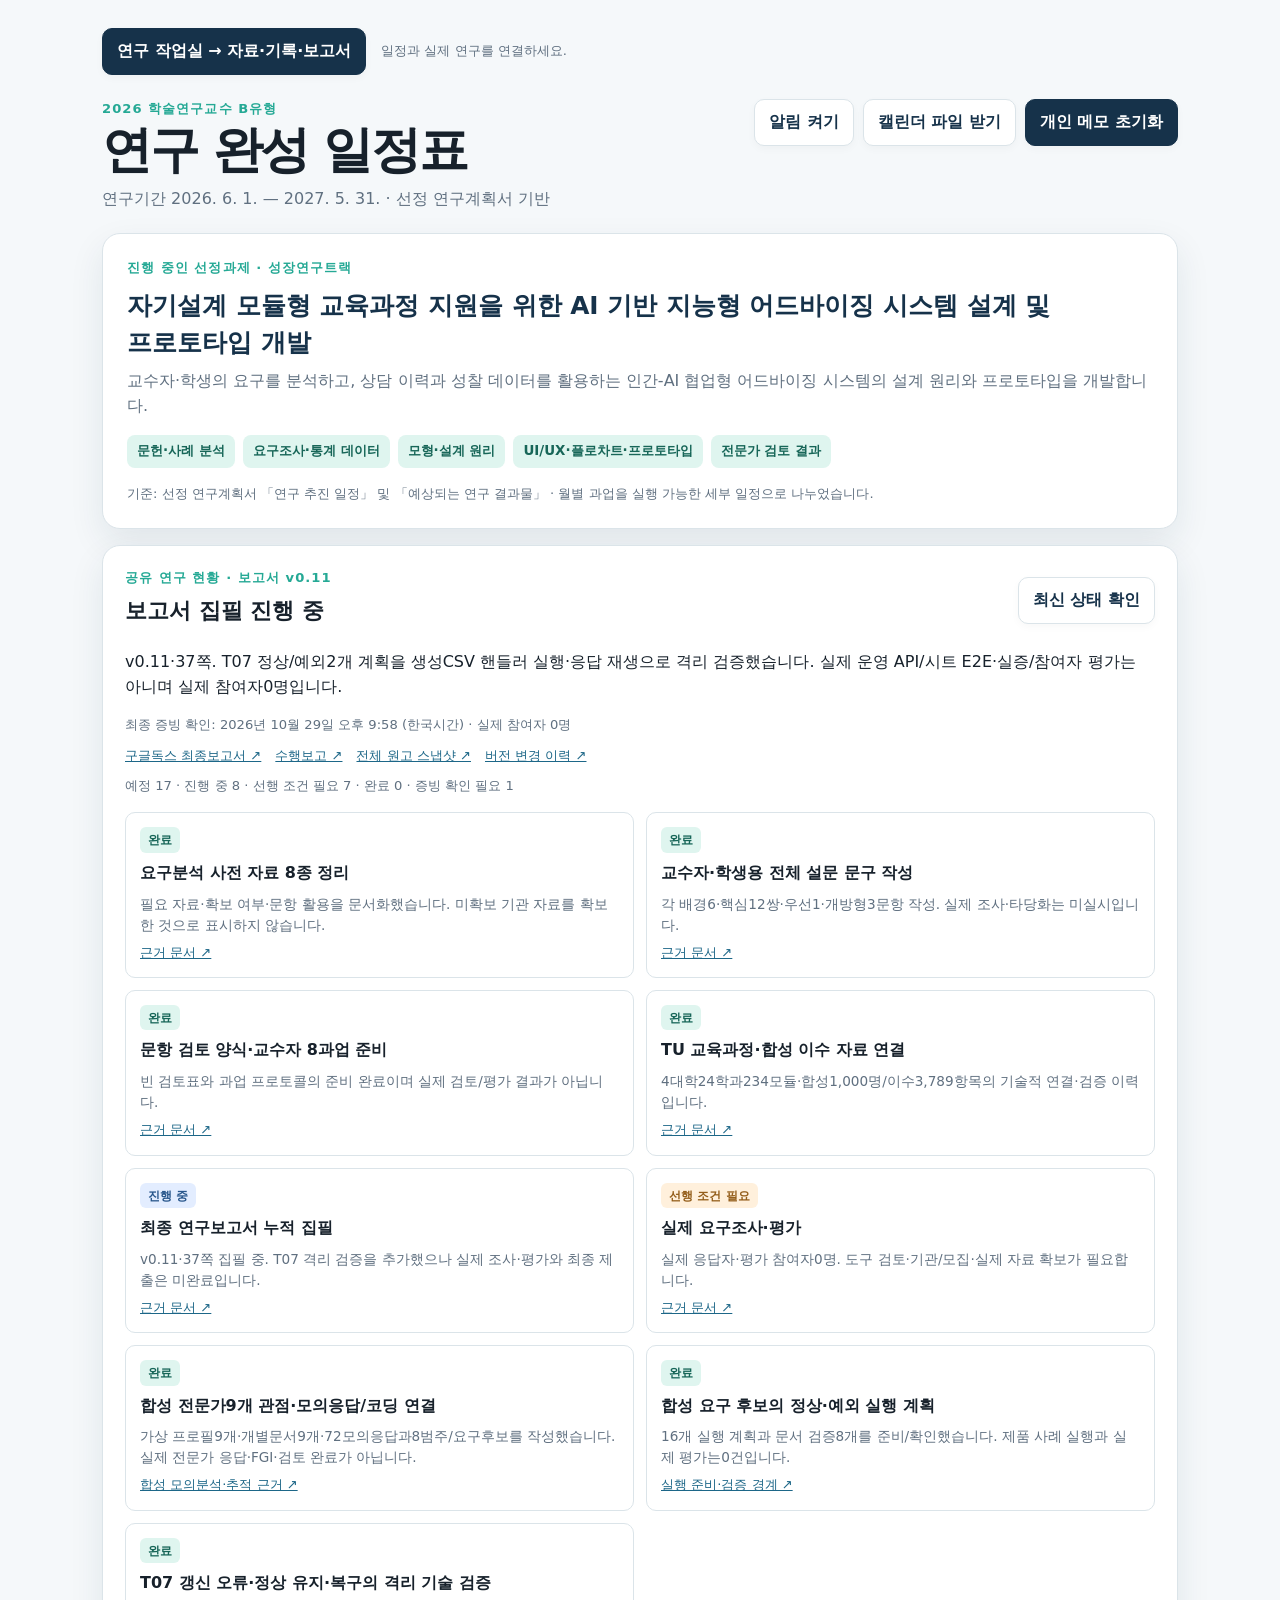
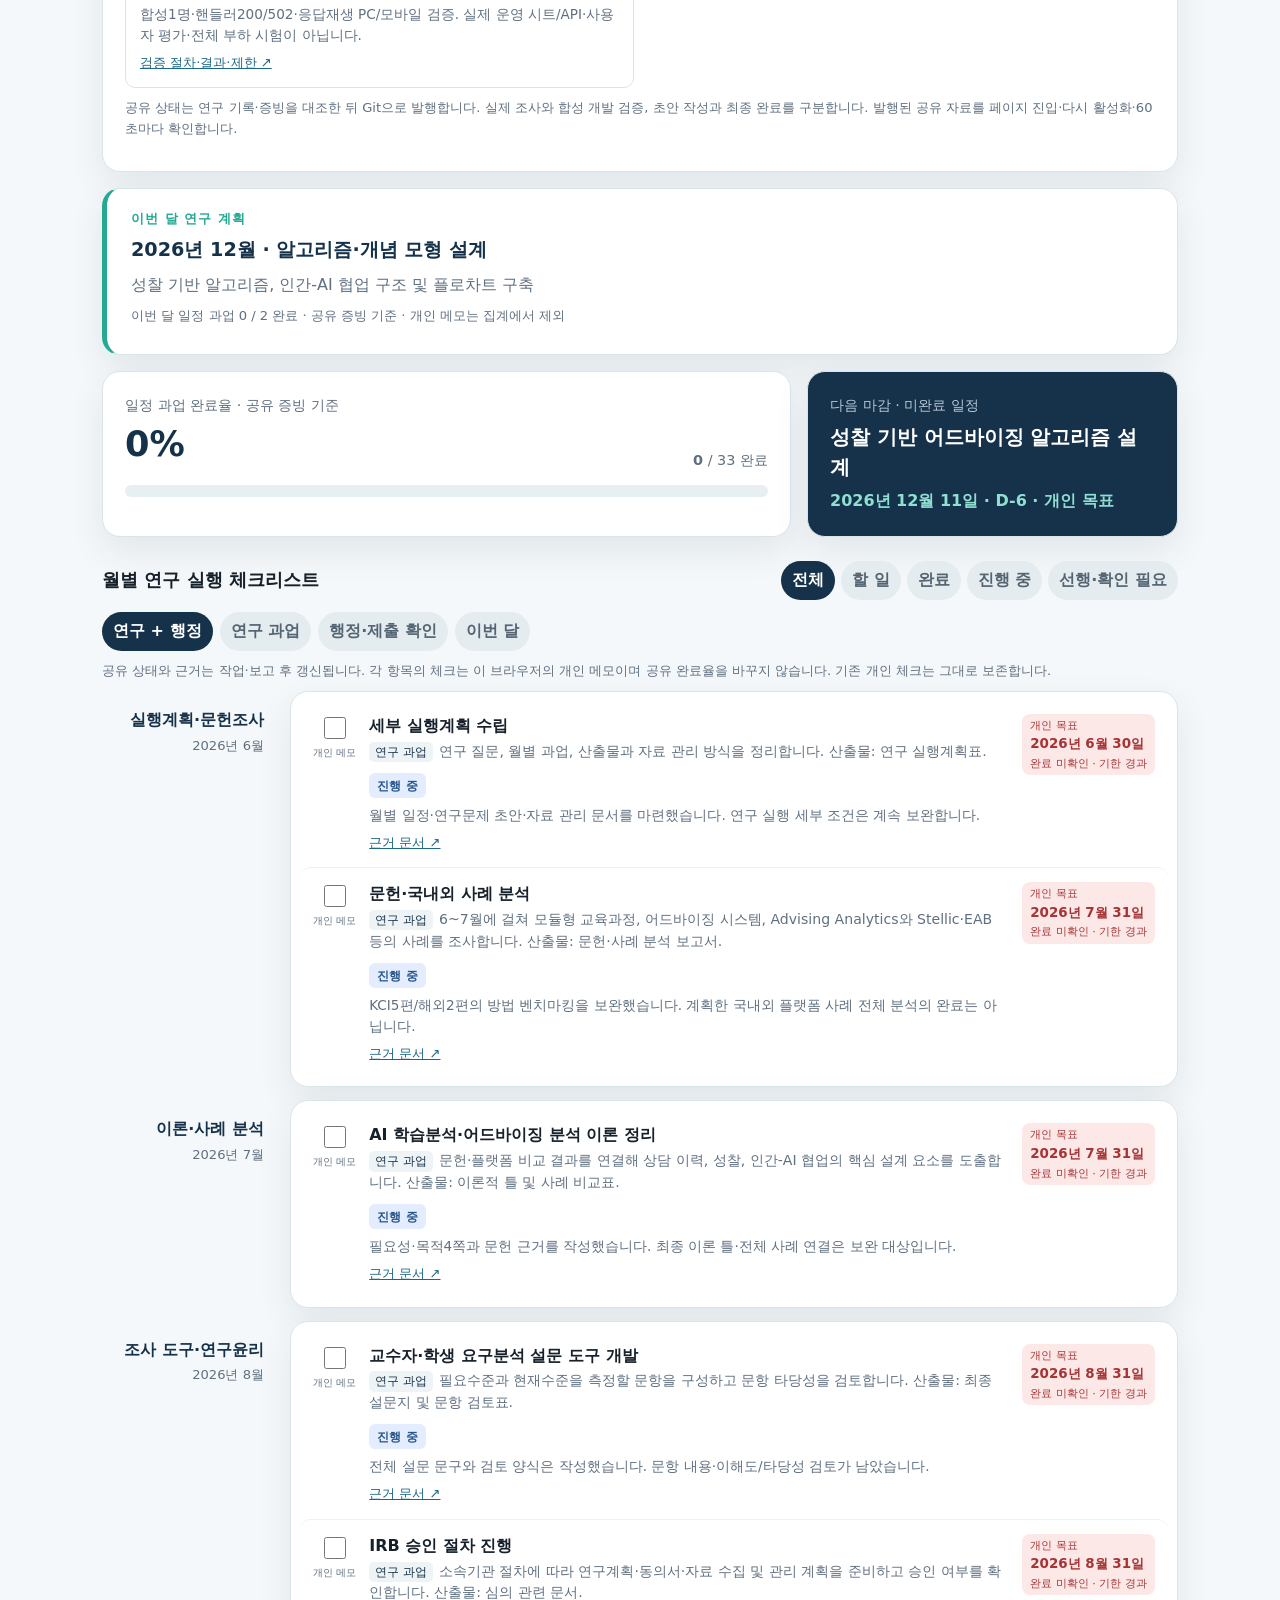
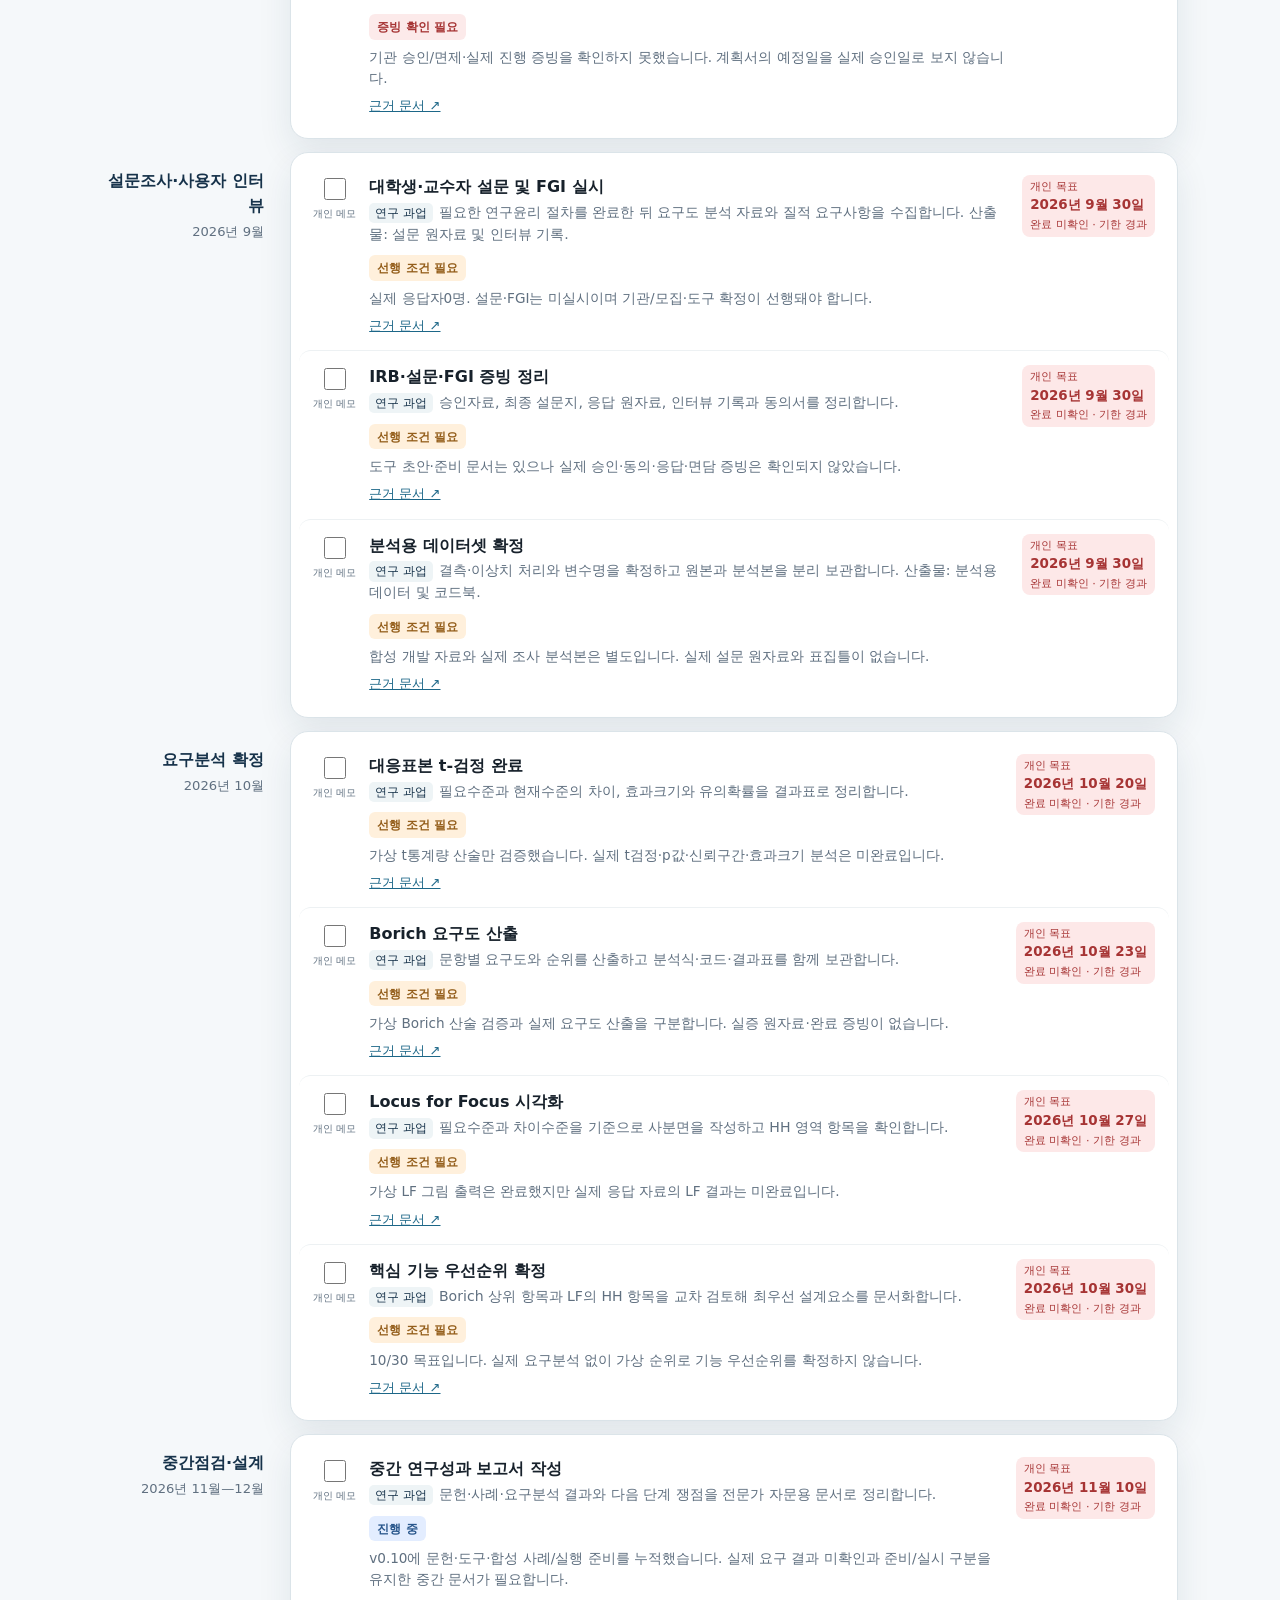
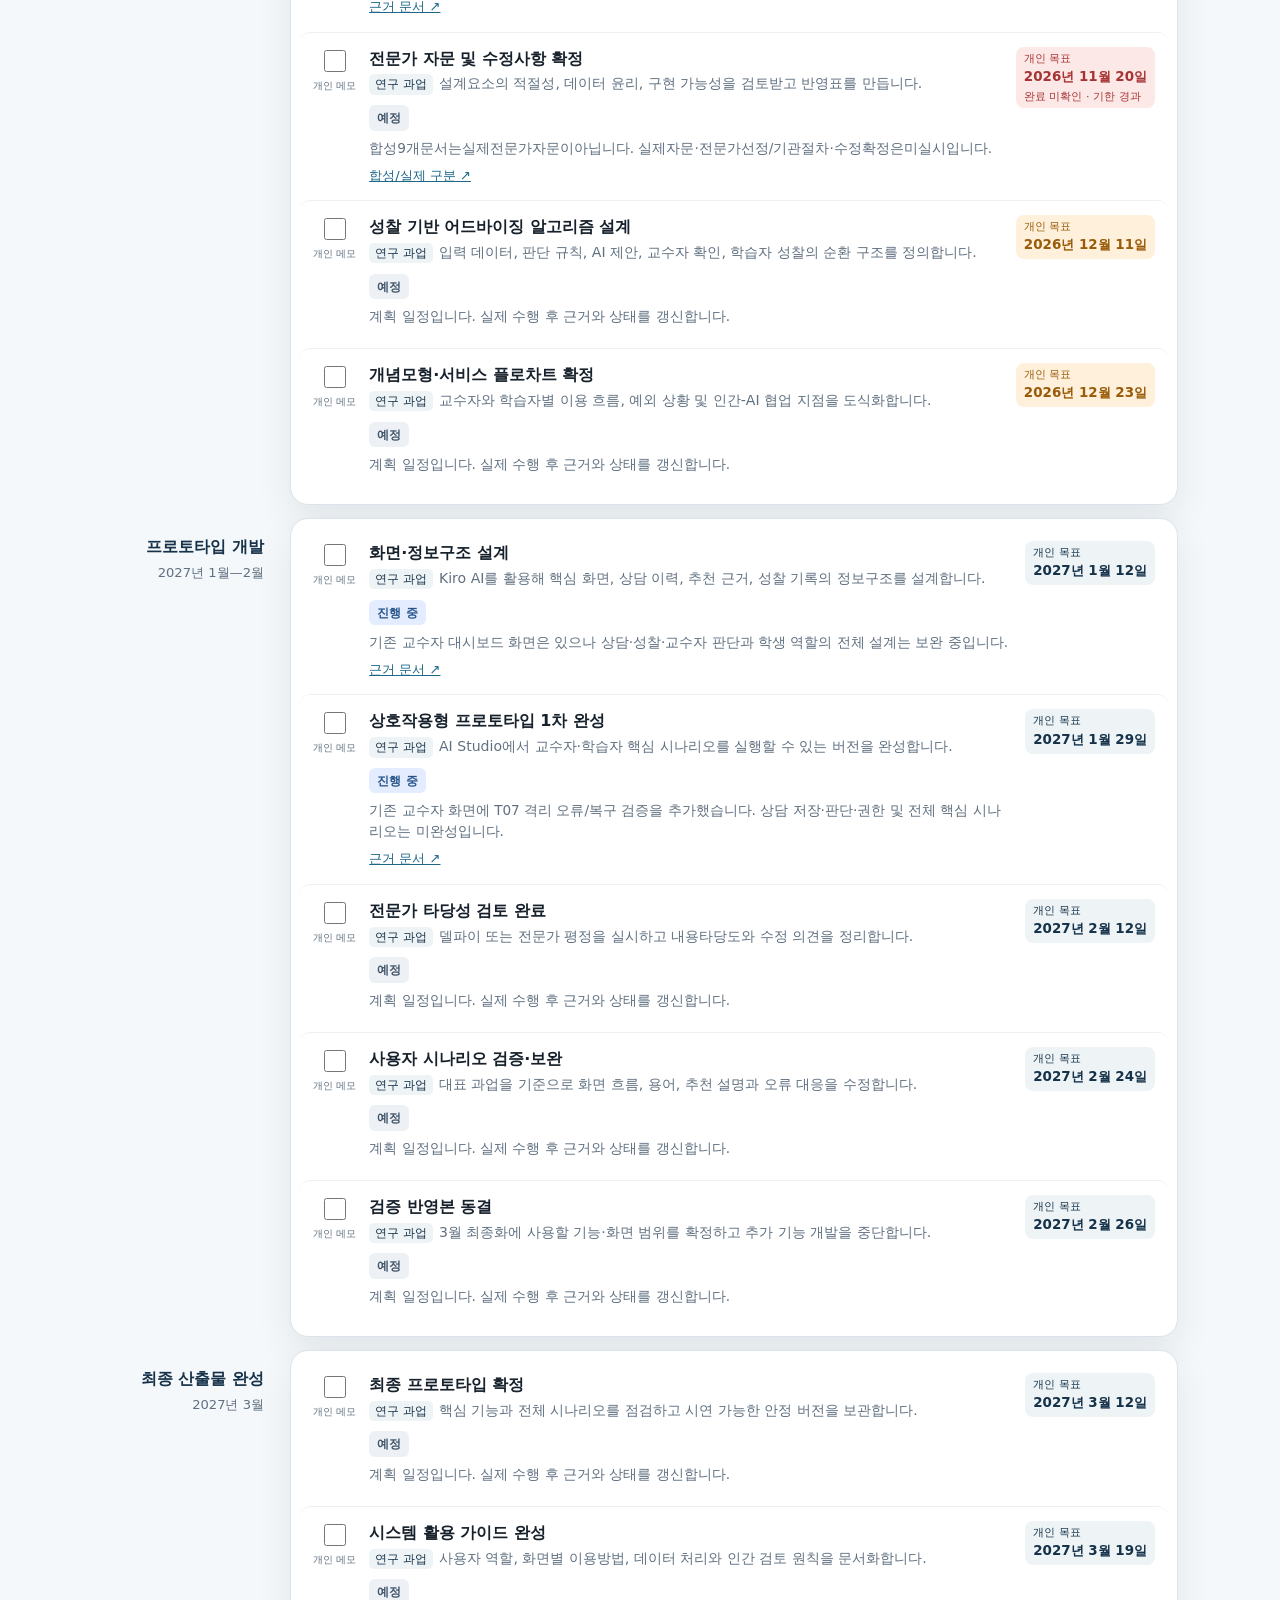
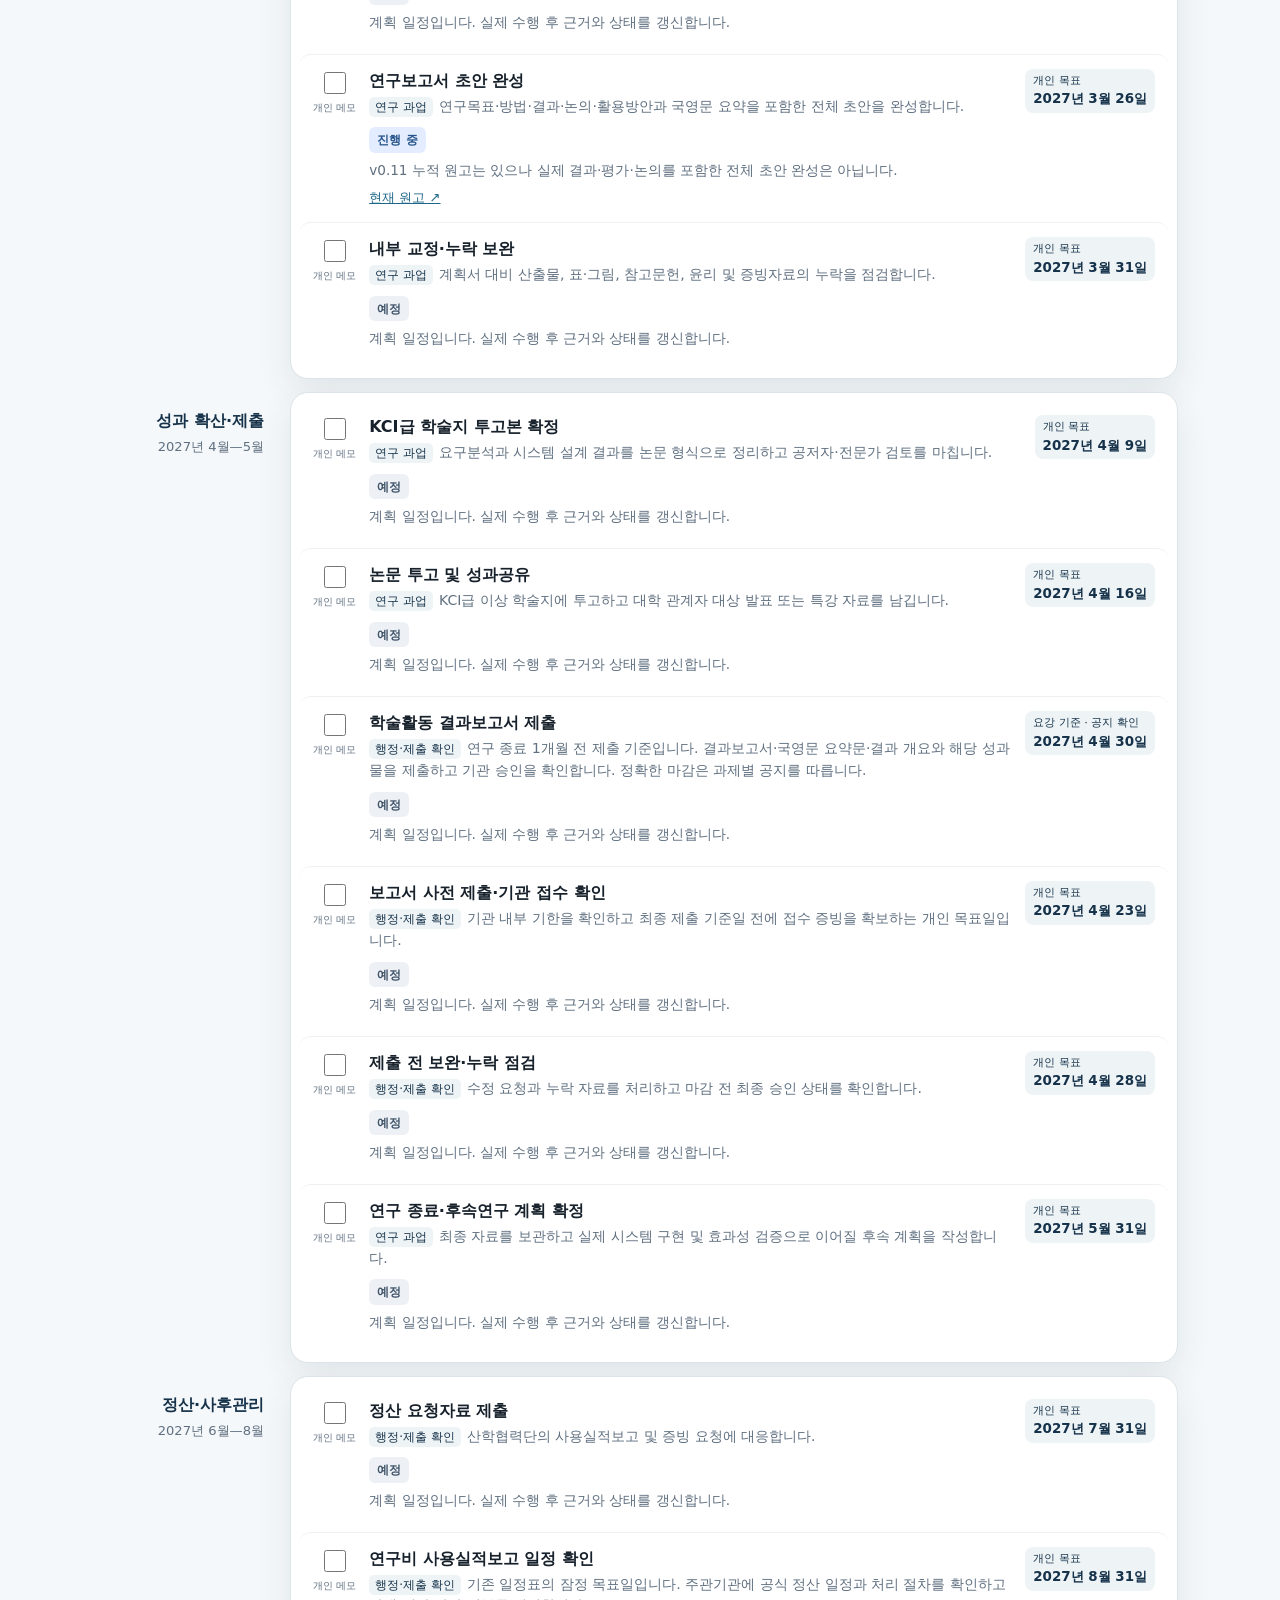
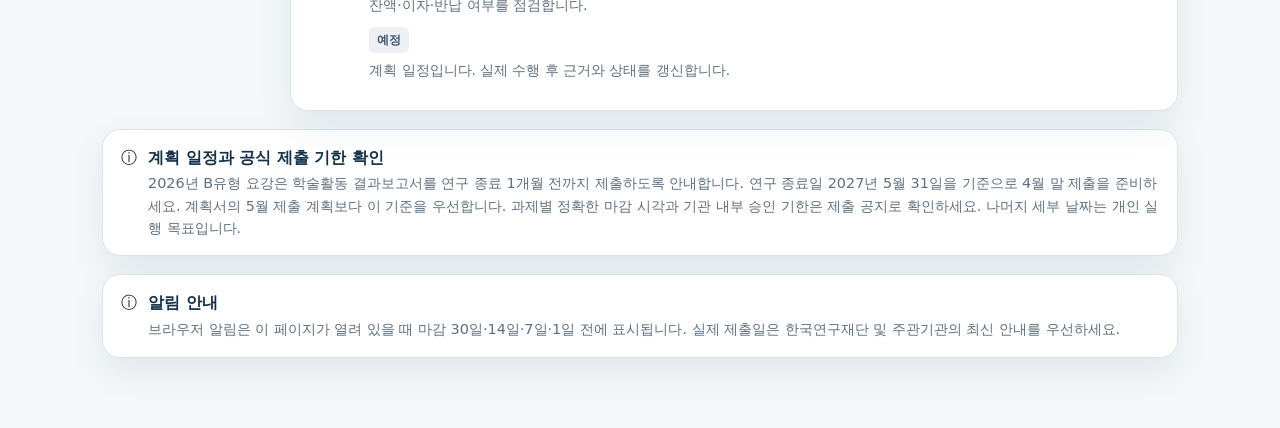
<file: index.html>
<!doctype html>
<html lang="ko">
<head>
  <meta charset="utf-8">
  <meta name="viewport" content="width=device-width,initial-scale=1">
  <title>학술연구교수 B 연구 진행표</title>
  <meta name="description" content="AI 기반 지능형 어드바이징 시스템 연구를 일정 안에 완성하기 위한 월별 실행 체크리스트">
  <link rel="icon" type="image/svg+xml" href="data:image/svg+xml,%3Csvg xmlns='http://www.w3.org/2000/svg' viewBox='0 0 64 64'%3E%3Crect width='64' height='64' rx='16' fill='%231b3a57'/%3E%3Cpath d='M18 19h28v30H18z' fill='%23fff'/%3E%3Cpath d='m23 33 6 6 13-15' fill='none' stroke='%232db9a3' stroke-width='5' stroke-linecap='round' stroke-linejoin='round'/%3E%3C/svg%3E">
  <style>
    :root{--navy:#16324a;--ink:#17212b;--muted:#607080;--paper:#f5f8fa;--white:#fff;--mint:#25a995;--mint2:#dff5ef;--amber:#eea43b;--red:#d85858;--line:#dbe4e9;--shadow:0 14px 35px rgba(20,50,75,.09)}
    *{box-sizing:border-box} body{margin:0;background:var(--paper);color:var(--ink);font-family:Pretendard,"Noto Sans KR",system-ui,sans-serif;font-size:16px;line-height:1.55}
    button{font:inherit} .wrap{max-width:1120px;margin:auto;padding:28px 22px 70px}.top{display:flex;justify-content:space-between;align-items:flex-start;gap:20px;margin-bottom:22px}.eyebrow{font-size:.82rem;font-weight:800;color:var(--mint);letter-spacing:.08em}h1{font-size:clamp(1.8rem,4vw,3.1rem);line-height:1.12;margin:.25rem 0 .5rem;letter-spacing:-.045em}.sub{color:var(--muted);margin:0}.controls{display:flex;flex-wrap:wrap;gap:9px;justify-content:flex-end}.btn{border:1px solid var(--line);background:var(--white);color:var(--navy);padding:10px 14px;border-radius:10px;font-weight:750;cursor:pointer;box-shadow:0 3px 8px rgba(0,0,0,.03)}.btn.primary{background:var(--navy);color:#fff;border-color:var(--navy)}.btn:hover{transform:translateY(-1px)}
    .dashboard{display:grid;grid-template-columns:1.3fr .7fr;gap:16px;margin-bottom:18px}.card{background:var(--white);border:1px solid var(--line);border-radius:18px;box-shadow:var(--shadow)}.status{padding:22px}.status-row{display:flex;justify-content:space-between;align-items:flex-end;gap:16px}.label{color:var(--muted);font-size:.9rem}.big{font-size:2.2rem;font-weight:850;color:var(--navy)}.bar{height:12px;background:#e8eff2;border-radius:99px;overflow:hidden;margin-top:14px}.bar>i{display:block;height:100%;background:linear-gradient(90deg,var(--mint),#53c9b8);width:0;transition:.3s}.next{padding:22px;background:var(--navy);color:#fff}.next .label{color:#b8c8d6}.next strong{display:block;font-size:1.22rem;margin:6px 0}.next time{color:#8fe0d2;font-weight:750}
    .toolbar{display:flex;justify-content:space-between;align-items:center;gap:12px;margin:24px 0 12px}.toolbar h2{font-size:1.15rem;margin:0}.filters{display:flex;gap:6px;flex-wrap:wrap}.filter{border:0;background:#e5ecef;color:#536473;padding:7px 11px;border-radius:999px;font-weight:700;cursor:pointer}.filter.active{background:var(--navy);color:#fff}
    .timeline{position:relative}.phase{display:grid;grid-template-columns:170px 1fr;gap:18px;margin-bottom:13px}.phase-meta{padding:17px 8px 0 0;text-align:right}.phase-meta h3{font-size:1rem;margin:0;color:var(--navy)}.phase-meta span{font-size:.82rem;color:var(--muted)}.items{padding:8px}.item{display:grid;grid-template-columns:auto 1fr auto;gap:13px;align-items:start;padding:14px;border-radius:12px}.item:hover{background:#f7fafb}.item+.item{border-top:1px solid #edf1f3}.check{width:22px;height:22px;accent-color:var(--mint);margin-top:3px}.item-title{font-weight:780}.item-desc{font-size:.88rem;color:var(--muted);margin-top:2px}.due{font-size:.84rem;font-weight:750;color:var(--navy);white-space:nowrap;padding:3px 8px;border-radius:8px;background:#eef4f6}.due.urgent{background:#fff0dc;color:#995b09}.due.overdue{background:#fde8e8;color:#a63434}.item.done .item-title{text-decoration:line-through;color:#84919b}.item.done .item-desc{opacity:.65}.empty{padding:40px;text-align:center;color:var(--muted);display:none}
    .notice{margin-top:18px;padding:16px 18px;display:flex;gap:11px;align-items:flex-start}.notice b{color:var(--navy)}.notice p{margin:2px 0 0;color:var(--muted);font-size:.9rem}
    .project{padding:24px;margin-bottom:16px}.project h2{font-size:clamp(1.15rem,2.4vw,1.55rem);line-height:1.5;margin:8px 0;color:var(--navy);word-break:keep-all}.project p,.focus p{color:var(--muted);margin:8px 0}.outputs{display:flex;gap:8px;flex-wrap:wrap;margin:16px 0}.outputs span{padding:6px 10px;background:var(--mint2);color:#176658;border-radius:8px;font-size:.84rem;font-weight:700}.source{font-size:.82rem;color:var(--muted);margin:10px 0}.project .source{margin-bottom:0}.focus{padding:20px 24px;margin-bottom:16px;border-left:5px solid var(--mint)}.focus h2{font-size:1.2rem;color:var(--navy);margin:6px 0}.scope-filters{display:flex;gap:7px;flex-wrap:wrap}.kind{display:inline-block;font-size:.74rem;padding:1px 6px;background:#eef4f6;color:var(--navy);border-radius:5px;margin-right:6px}.due small{display:block;font-size:.7rem;font-weight:500}.filter:focus-visible,.btn:focus-visible,.check:focus-visible{outline:3px solid var(--mint);outline-offset:3px}
    @media(max-width:760px){.top{display:block}.controls{justify-content:flex-start;margin-top:16px}.dashboard{grid-template-columns:1fr}.phase{grid-template-columns:1fr}.phase-meta{text-align:left;padding:18px 12px 0}.item{grid-template-columns:auto 1fr}.due{grid-column:2;justify-self:start}.wrap{padding:20px 14px 50px}}
    .sync-card{padding:22px;margin-bottom:16px;overflow-wrap:anywhere}.sync-card h2{font-size:1.35rem;margin:6px 0}.shared-heading{display:flex;justify-content:space-between;align-items:center;gap:16px}.deliverables{display:grid;grid-template-columns:repeat(2,minmax(0,1fr));gap:12px;margin-top:16px}.deliverables article{padding:14px;border:1px solid var(--line);border-radius:10px}.deliverables h3{font-size:1rem;margin:8px 0}.deliverables p,.task-progress p{font-size:.85rem;color:var(--muted);margin:7px 0}.progress-tag{display:inline-block;font-size:.78rem;font-weight:750;padding:3px 8px;border-radius:6px;background:#edf1f5;color:#41546a}.progress-tag.complete{background:var(--mint2);color:#176658}.progress-tag.in_progress{background:#e3edff;color:#28568b}.progress-tag.blocked{background:#fff0dc;color:#945e1b}.progress-tag.unverified{background:#fceaea;color:#a63434}.evidence-links{display:flex;gap:8px 14px;flex-wrap:wrap;font-size:.82rem}.evidence-links a{color:#1d6788}.task-progress{margin-top:10px}.private-check{display:flex;flex-direction:column;align-items:center;gap:3px}.private-check small{font-size:10px;white-space:nowrap;color:var(--muted)}.sync-error{color:#a63434}@media(max-width:760px){.deliverables{grid-template-columns:1fr}.shared-heading{align-items:flex-start;flex-direction:column}}
  </style>
</head>
<body><main class="wrap">
  <nav style="display:flex;gap:15px;align-items:center;flex-wrap:wrap;margin-bottom:24px" aria-label="프로젝트"><a class="btn primary" style="text-decoration:none" href="research.html">연구 작업실 → 자료·기록·보고서</a><span class="source">일정과 실제 연구를 연결하세요.</span></nav>
  <header class="top"><div><div class="eyebrow">2026 학술연구교수 B유형</div><h1>연구 완성 일정표</h1><p class="sub">연구기간 2026. 6. 1. — 2027. 5. 31. · 선정 연구계획서 기반</p></div><div class="controls"><button class="btn" id="notify">알림 켜기</button><button class="btn" id="ics">캘린더 파일 받기</button><button class="btn primary" id="reset">개인 메모 초기화</button></div></header>
  <section class="card project"><div class="eyebrow">진행 중인 선정과제 · 성장연구트랙</div><h2>자기설계 모듈형 교육과정 지원을 위한 AI 기반 지능형 어드바이징 시스템 설계 및 프로토타입 개발</h2><p>교수자·학생의 요구를 분석하고, 상담 이력과 성찰 데이터를 활용하는 인간-AI 협업형 어드바이징 시스템의 설계 원리와 프로토타입을 개발합니다.</p><div class="outputs"><span>문헌·사례 분석</span><span>요구조사·통계 데이터</span><span>모형·설계 원리</span><span>UI/UX·플로차트·프로토타입</span><span>전문가 검토 결과</span></div><p class="source">기준: 선정 연구계획서 「연구 추진 일정」 및 「예상되는 연구 결과물」 · 월별 과업을 실행 가능한 세부 일정으로 나누었습니다.</p></section>
  <section class="card sync-card" id="sharedProgress" aria-label="공유 연구 현황"><h2>공유 연구 현황</h2><p>최신 원고와 증빙 상태를 확인하고 있습니다.</p></section>
  <section class="card focus" aria-labelledby="focusHeading"><div class="eyebrow" id="focusHeading">이번 달 연구 계획</div><h2 id="focusTitle"></h2><p id="focusDesc"></p><p class="source" id="focusProgress" aria-live="polite"></p></section>
  <section class="dashboard"><div class="card status"><div class="status-row"><div><div class="label">일정 과업 완료율 · 공유 증빙 기준</div><div class="big"><span id="pct">0</span>%</div></div><div class="label"><b id="done">0</b> / <span id="total">0</span> 완료</div></div><div class="bar"><i id="fill"></i></div></div><div class="card next"><div class="label">다음 마감 · 미완료 일정</div><strong id="nextTitle">일정 확인 중</strong><time id="nextDate"></time></div></section>
  <div class="toolbar"><h2>월별 연구 실행 체크리스트</h2><div class="filters"><button class="filter active" data-filter="all">전체</button><button class="filter" data-filter="pending">할 일</button><button class="filter" data-filter="done">완료</button><button class="filter" data-filter="in_progress">진행 중</button><button class="filter" data-filter="blocked">선행·확인 필요</button></div></div>
  <div class="scope-filters" role="group" aria-label="일정 구분"><button class="filter scope active" data-scope="all">연구 + 행정</button><button class="filter scope" data-scope="research">연구 과업</button><button class="filter scope" data-scope="admin">행정·제출 확인</button><button class="filter scope" data-scope="month">이번 달</button></div>
  <p class="source">공유 상태와 근거는 작업·보고 후 갱신됩니다. 각 항목의 체크는 이 브라우저의 개인 메모이며 공유 완료율을 바꾸지 않습니다. 기존 개인 체크는 그대로 보존합니다.</p>
  <section class="timeline" id="timeline"></section><div class="card empty" id="empty">해당하는 항목이 없습니다.</div>
  <aside class="card notice"><span>ⓘ</span><div><b>계획 일정과 공식 제출 기한 확인</b><p>2026년 B유형 요강은 학술활동 결과보고서를 연구 종료 1개월 전까지 제출하도록 안내합니다. 연구 종료일 2027년 5월 31일을 기준으로 4월 말 제출을 준비하세요. 계획서의 5월 제출 계획보다 이 기준을 우선합니다. 과제별 정확한 마감 시각과 기관 내부 승인 기한은 제출 공지로 확인하세요. 나머지 세부 날짜는 개인 실행 목표입니다.</p></div></aside>
  <aside class="card notice"><span>ⓘ</span><div><b>알림 안내</b><p>브라우저 알림은 이 페이지가 열려 있을 때 마감 30일·14일·7일·1일 전에 표시됩니다. 실제 제출일은 한국연구재단 및 주관기관의 최신 안내를 우선하세요.</p></div></aside>
</main>
<script src="schedule-progress.js"></script>
<script>
const phases=[
 {title:'실행계획·문헌조사',range:'2026년 6월',items:[
  {id:'r06a',title:'세부 실행계획 수립',desc:'연구 질문, 월별 과업, 산출물과 자료 관리 방식을 정리합니다. 산출물: 연구 실행계획표.',date:'2026-06-30'},
  {id:'a1',title:'문헌·국내외 사례 분석',desc:'6~7월에 걸쳐 모듈형 교육과정, 어드바이징 시스템, Advising Analytics와 Stellic·EAB 등의 사례를 조사합니다. 산출물: 문헌·사례 분석 보고서.',date:'2026-07-31'}]},
 {title:'이론·사례 분석',range:'2026년 7월',items:[
  {id:'r07a',title:'AI 학습분석·어드바이징 분석 이론 정리',desc:'문헌·플랫폼 비교 결과를 연결해 상담 이력, 성찰, 인간-AI 협업의 핵심 설계 요소를 도출합니다. 산출물: 이론적 틀 및 사례 비교표.',date:'2026-07-31'}]},
 {title:'조사 도구·연구윤리',range:'2026년 8월',items:[
  {id:'r08a',title:'교수자·학생 요구분석 설문 도구 개발',desc:'필요수준과 현재수준을 측정할 문항을 구성하고 문항 타당성을 검토합니다. 산출물: 최종 설문지 및 문항 검토표.',date:'2026-08-31'},
  {id:'r08b',title:'IRB 승인 절차 진행',desc:'소속기관 절차에 따라 연구계획·동의서·자료 수집 및 관리 계획을 준비하고 승인 여부를 확인합니다. 산출물: 심의 관련 문서.',date:'2026-08-31',key:true}]},
 {title:'설문조사·사용자 인터뷰',range:'2026년 9월',items:[
  {id:'r09a',title:'대학생·교수자 설문 및 FGI 실시',desc:'필요한 연구윤리 절차를 완료한 뒤 요구도 분석 자료와 질적 요구사항을 수집합니다. 산출물: 설문 원자료 및 인터뷰 기록.',date:'2026-09-30'},
  {id:'a2',title:'IRB·설문·FGI 증빙 정리',desc:'승인자료, 최종 설문지, 응답 원자료, 인터뷰 기록과 동의서를 정리합니다.',date:'2026-09-30'},
  {id:'a3',title:'분석용 데이터셋 확정',desc:'결측·이상치 처리와 변수명을 확정하고 원본과 분석본을 분리 보관합니다. 산출물: 분석용 데이터 및 코드북.',date:'2026-09-30',key:true}]},
 {title:'요구분석 확정',range:'2026년 10월',items:[
  {id:'b1',title:'대응표본 t-검정 완료',desc:'필요수준과 현재수준의 차이, 효과크기와 유의확률을 결과표로 정리합니다.',date:'2026-10-20'},
  {id:'b2',title:'Borich 요구도 산출',desc:'문항별 요구도와 순위를 산출하고 분석식·코드·결과표를 함께 보관합니다.',date:'2026-10-23'},
  {id:'b3',title:'Locus for Focus 시각화',desc:'필요수준과 차이수준을 기준으로 사분면을 작성하고 HH 영역 항목을 확인합니다.',date:'2026-10-27'},
  {id:'b4',title:'핵심 기능 우선순위 확정',desc:'Borich 상위 항목과 LF의 HH 항목을 교차 검토해 최우선 설계요소를 문서화합니다.',date:'2026-10-30',key:true}]},
 {title:'중간점검·설계',range:'2026년 11월—12월',items:[
  {id:'c1',title:'중간 연구성과 보고서 작성',desc:'문헌·사례·요구분석 결과와 다음 단계 쟁점을 전문가 자문용 문서로 정리합니다.',date:'2026-11-10'},
  {id:'c2',title:'전문가 자문 및 수정사항 확정',desc:'설계요소의 적절성, 데이터 윤리, 구현 가능성을 검토받고 반영표를 만듭니다.',date:'2026-11-20',key:true},
  {id:'c3',title:'성찰 기반 어드바이징 알고리즘 설계',desc:'입력 데이터, 판단 규칙, AI 제안, 교수자 확인, 학습자 성찰의 순환 구조를 정의합니다.',date:'2026-12-11'},
  {id:'c4',title:'개념모형·서비스 플로차트 확정',desc:'교수자와 학습자별 이용 흐름, 예외 상황 및 인간-AI 협업 지점을 도식화합니다.',date:'2026-12-23',key:true}]},
 {title:'프로토타입 개발',range:'2027년 1월—2월',items:[
  {id:'d1',title:'화면·정보구조 설계',desc:'Kiro AI를 활용해 핵심 화면, 상담 이력, 추천 근거, 성찰 기록의 정보구조를 설계합니다.',date:'2027-01-12'},
  {id:'d2',title:'상호작용형 프로토타입 1차 완성',desc:'AI Studio에서 교수자·학습자 핵심 시나리오를 실행할 수 있는 버전을 완성합니다.',date:'2027-01-29',key:true},
  {id:'d3',title:'전문가 타당성 검토 완료',desc:'델파이 또는 전문가 평정을 실시하고 내용타당도와 수정 의견을 정리합니다.',date:'2027-02-12'},
  {id:'d4',title:'사용자 시나리오 검증·보완',desc:'대표 과업을 기준으로 화면 흐름, 용어, 추천 설명과 오류 대응을 수정합니다.',date:'2027-02-24'},
  {id:'d5',title:'검증 반영본 동결',desc:'3월 최종화에 사용할 기능·화면 범위를 확정하고 추가 기능 개발을 중단합니다.',date:'2027-02-26',key:true}]},
 {title:'최종 산출물 완성',range:'2027년 3월',items:[
  {id:'e1',title:'최종 프로토타입 확정',desc:'핵심 기능과 전체 시나리오를 점검하고 시연 가능한 안정 버전을 보관합니다.',date:'2027-03-12',key:true},
  {id:'e2',title:'시스템 활용 가이드 완성',desc:'사용자 역할, 화면별 이용방법, 데이터 처리와 인간 검토 원칙을 문서화합니다.',date:'2027-03-19'},
  {id:'e3',title:'연구보고서 초안 완성',desc:'연구목표·방법·결과·논의·활용방안과 국영문 요약을 포함한 전체 초안을 완성합니다.',date:'2027-03-26',key:true},
  {id:'e4',title:'내부 교정·누락 보완',desc:'계획서 대비 산출물, 표·그림, 참고문헌, 윤리 및 증빙자료의 누락을 점검합니다.',date:'2027-03-31'}]},
 {title:'성과 확산·제출',range:'2027년 4월—5월',items:[
  {id:'f1',title:'KCI급 학술지 투고본 확정',desc:'요구분석과 시스템 설계 결과를 논문 형식으로 정리하고 공저자·전문가 검토를 마칩니다.',date:'2027-04-09'},
  {id:'f2',title:'논문 투고 및 성과공유',desc:'KCI급 이상 학술지에 투고하고 대학 관계자 대상 발표 또는 특강 자료를 남깁니다.',date:'2027-04-16',key:true},
  {id:'f3',title:'학술활동 결과보고서 제출',desc:'연구 종료 1개월 전 제출 기준입니다. 결과보고서·국영문 요약문·결과 개요와 해당 성과물을 제출하고 기관 승인을 확인합니다. 정확한 마감은 과제별 공지를 따릅니다.',official:true,date:'2027-04-30',key:true},
  {id:'f4',title:'보고서 사전 제출·기관 접수 확인',desc:'기관 내부 기한을 확인하고 최종 제출 기준일 전에 접수 증빙을 확보하는 개인 목표일입니다.',date:'2027-04-23'},
  {id:'f5',title:'제출 전 보완·누락 점검',desc:'수정 요청과 누락 자료를 처리하고 마감 전 최종 승인 상태를 확인합니다.',date:'2027-04-28'},
  {id:'f6',title:'연구 종료·후속연구 계획 확정',desc:'최종 자료를 보관하고 실제 시스템 구현 및 효과성 검증으로 이어질 후속 계획을 작성합니다.',date:'2027-05-31',key:true}]},
 {title:'정산·사후관리',range:'2027년 6월—8월',items:[
  {id:'g1',title:'정산 요청자료 제출',desc:'산학협력단의 사용실적보고 및 증빙 요청에 대응합니다.',date:'2027-07-31'},
  {id:'g2',title:'연구비 사용실적보고 일정 확인',desc:'기존 일정표의 잠정 목표일입니다. 주관기관에 공식 정산 일정과 처리 절차를 확인하고 잔액·이자·반납 여부를 점검합니다.',date:'2027-08-31',key:true}]}
];
phases.forEach(p=>p.items.forEach(i=>{i.kind=p.title==='정산·사후관리'||['f3','f4','f5'].includes(i.id)?'admin':'research'}));
const flat=phases.flatMap(p=>p.items), storeKey='nrf-b-2026-checks'; let state;try{state=JSON.parse(localStorage.getItem(storeKey)||'{}')||{}}catch{state={}}let filter='all', scope='all';
const monthKey=()=>new Intl.DateTimeFormat('sv-SE',{timeZone:'Asia/Seoul',year:'numeric',month:'2-digit'}).format(new Date());
function matchesScope(i){return scope==='all'||(scope==='month'?i.date.slice(0,7)===monthKey():i.kind===scope)}
const monthlyFocus={
 '2026-06':['실행계획·문헌조사','연구 실행계획 수립 및 국내외 모듈형 교육과정·어드바이징 문헌 조사'],
 '2026-07':['이론·사례 분석','AI 학습분석·Advising Analytics 이론 고찰과 국내외 플랫폼 사례 비교'],
 '2026-08':['조사 준비','설문 도구 개발, 문항 타당성 검토 및 IRB 승인 절차'],
 '2026-09':['설문·FGI 자료 수집','대학생·교수자 설문과 사용자 인터뷰, 분석용 자료 정리'],
 '2026-10':['요구분석과 핵심 기능 선정','대응표본 t-검정 → Borich 요구도 → Locus for Focus 시각화 → 핵심 기능 우선순위 확정'],
 '2026-11':['중간 연구 점검·전문가 자문','문헌·사례·요구분석 결과를 정리하고 전문가 의견 수렴'],
 '2026-12':['알고리즘·개념 모형 설계','성찰 기반 알고리즘, 인간-AI 협업 구조 및 플로차트 구축'],
 '2027-01':['화면·대시보드 설계','Kiro·AI Studio를 활용한 인터페이스 및 협업형 상담 대시보드 설계'],
 '2027-02':['전문가 타당성 검토·보완','프로토타입 전문가 검토 및 사용자 시나리오·화면 수정'],
 '2027-03':['프로토타입 최종안·보고서 초안','최종 프로토타입 확정, 활용 가이드라인 및 연구보고서 초안 작성'],
 '2027-04':['논문 투고·성과 확산','KCI급 이상 학술지 투고, 대학 관계자 성과 공유 및 보고서 준비'],
 '2027-05':['최종 보고·후속 연구 계획','공식 기한에 맞춘 최종 보고와 실제 구현·효과성 검증 후속 연구 계획']
};
const fmt=d=>new Intl.DateTimeFormat('ko-KR',{timeZone:'Asia/Seoul',year:'numeric',month:'short',day:'numeric'}).format(new Date(d+'T00:00:00+09:00'));
const todayKey=()=>new Intl.DateTimeFormat('sv-SE',{timeZone:'Asia/Seoul',year:'numeric',month:'2-digit',day:'2-digit'}).format(new Date());
function dayDiff(d){return Math.round((Date.parse(d+'T00:00:00Z')-Date.parse(todayKey()+'T00:00:00Z'))/86400000)}
function isDone(i){return ScheduleProgress.status(i.id)==='complete'}
function matchesFilter(i){const s=ScheduleProgress.status(i.id);return filter==='all'||(filter==='done'&&isDone(i))||(filter==='pending'&&!isDone(i))||(filter==='in_progress'&&s==='in_progress')||(filter==='blocked'&&['blocked','unverified'].includes(s))}
function render(){
  const root=document.querySelector('#timeline');root.innerHTML='';let shown=0;
  phases.forEach(p=>{const its=p.items.filter(i=>matchesScope(i)&&matchesFilter(i));if(!its.length)return;shown+=its.length;
    const s=document.createElement('article');s.className='phase';s.innerHTML=`<div class="phase-meta"><h3>${p.title}</h3><span>${p.range}</span></div><div class="card items">${its.map(i=>{const dd=dayDiff(i.date),done=isDone(i),cls=dd<0?'overdue':dd<=30?'urgent':'';return `<div class="item ${done?'done':''}"><label class="private-check"><input class="check" type="checkbox" data-id="${i.id}" ${state[i.id]?'checked':''} aria-label="개인 완료 메모: ${i.title}"><small>개인 메모</small></label><div><div class="item-title">${i.title}</div><div class="item-desc"><span class="kind">${i.kind==='admin'?'행정·제출 확인':'연구 과업'}</span>${i.desc}</div>${ScheduleProgress.details(i.id)}</div><time class="due ${done?'':cls}" datetime="${i.date}"><small>${i.official?'요강 기준 · 공지 확인':'개인 목표'}</small>${fmt(i.date)}${!done&&dd<0?'<small>완료 미확인 · 기한 경과</small>':''}</time></div>`}).join('')}</div>`;root.appendChild(s);
  });
  document.querySelector('#empty').style.display=shown?'none':'block';
  root.querySelectorAll('.check').forEach(c=>c.onchange=()=>{state[c.dataset.id]=c.checked;localStorage.setItem(storeKey,JSON.stringify(state));render()});
  const ready=ScheduleProgress.ready(),done=flat.filter(isDone).length,pct=Math.round(done/flat.length*100);
  document.querySelector('#done').textContent=ready?done:'—';document.querySelector('#total').textContent=flat.length;document.querySelector('#pct').textContent=ready?pct:'—';document.querySelector('#fill').style.width=(ready?pct:0)+'%';
  const pending=flat.filter(i=>!isDone(i)).sort((a,b)=>a.date.localeCompare(b.date)),next=pending.find(i=>dayDiff(i.date)>=0)||pending[0];
  document.querySelector('#nextTitle').textContent=next?next.title:'모든 일정 과업의 완료를 확인했습니다';
  document.querySelector('#nextDate').textContent=next?`${fmt(next.date)} · ${dayDiff(next.date)<0?'완료 미확인 · 기한 경과':'D-'+dayDiff(next.date)} · ${next.official?'요강 기준':'개인 목표'}`:'';
  document.querySelectorAll('[data-filter]').forEach(b=>{b.classList.toggle('active',b.dataset.filter===filter);b.setAttribute('aria-pressed',String(b.dataset.filter===filter))});
  document.querySelectorAll('[data-scope]').forEach(b=>{b.classList.toggle('active',b.dataset.scope===scope);b.setAttribute('aria-pressed',String(b.dataset.scope===scope))});
  const month=monthKey(),focus=monthlyFocus[month],monthItems=flat.filter(i=>i.date.slice(0,7)===month&&i.kind==='research');
  document.querySelector('#focusTitle').textContent=focus?`${month.replace('-','년 ')}월 · ${focus[0]}`:'연구 계획 및 후속 관리';document.querySelector('#focusDesc').textContent=focus?focus[1]:'월별 체크리스트에서 미완료 과업과 후속 행정 일정을 확인하세요.';
  document.querySelector('#focusProgress').textContent=monthItems.length?`이번 달 일정 과업 ${monthItems.filter(isDone).length} / ${monthItems.length} 완료 · 공유 증빙 기준 · 개인 메모는 집계에서 제외`:'연구기간: 2026년 6월 ~ 2027년 5월';
}


document.querySelectorAll('[data-scope]').forEach(b=>b.onclick=()=>{scope=b.dataset.scope;render()});
document.querySelectorAll('[data-filter]').forEach(b=>b.onclick=()=>{filter=b.dataset.filter;render()});
document.querySelector('#reset').onclick=()=>{if(confirm('이 브라우저의 개인 메모만 초기화할까요? 공유 연구 상태는 유지됩니다.')){state={};localStorage.removeItem(storeKey);render()}};
document.querySelector('#notify').onclick=async()=>{if(!('Notification'in window))return alert('이 브라우저는 알림을 지원하지 않습니다.');const p=await Notification.requestPermission();if(p==='granted'){new Notification('연구 진행표 알림이 켜졌습니다',{body:'마감이 가까워지면 이 페이지를 열었을 때 알려드릴게요.'});localStorage.setItem('nrf-notify','1')}else alert('브라우저에서 알림이 허용되지 않았습니다.')};
function checkAlerts(){if(!ScheduleProgress.ready())return;if(!('Notification' in window)||Notification.permission!=='granted'||localStorage.getItem('nrf-notify')!=='1')return;const today=new Date().toISOString().slice(0,10);flat.forEach(i=>{const d=dayDiff(i.date),k=`alert-${i.id}-${d}`;if([30,14,7,1,0].includes(d)&&!localStorage.getItem(k)&&!isDone(i)){new Notification(`연구 일정 D-${d}: ${i.title}`,{body:`마감 ${fmt(i.date)} · 진행표에서 준비 상태를 확인하세요.`});localStorage.setItem(k,today)}})}
function esc(s){return s.replace(/,/g,'\\,').replace(/;/g,'\\;')};function icsDate(d){return d.replaceAll('-','')};
document.querySelector('#ics').onclick=()=>{const events=flat.filter(i=>i.key).map(i=>`BEGIN:VEVENT\r\nUID:${i.id}@nrf-checklist\r\nDTSTART;VALUE=DATE:${icsDate(i.date)}\r\nDTEND;VALUE=DATE:${icsDate(new Date(new Date(i.date+'T00:00:00Z').getTime()+86400000).toISOString().slice(0,10))}\r\nSUMMARY:${esc((i.official?'[요강 기준·학술연구교수 B] ':'[개인 목표·학술연구교수 B] ')+i.title)}\r\nDESCRIPTION:${esc((i.official?'과제별 정확한 마감은 공지를 확인하세요. ':'개인 실행 목표입니다. ')+i.desc)}\r\nBEGIN:VALARM\r\nTRIGGER:-P7D\r\nACTION:DISPLAY\r\nDESCRIPTION:일주일 전 알림\r\nEND:VALARM\r\nEND:VEVENT`).join('\r\n');const blob=new Blob([`BEGIN:VCALENDAR\r\nVERSION:2.0\r\nPRODID:-//NRF Checklist//KO\r\nCALSCALE:GREGORIAN\r\n${events}\r\nEND:VCALENDAR`],{type:'text/calendar'});const a=document.createElement('a');a.href=URL.createObjectURL(blob);a.download='학술연구교수B_핵심일정.ics';a.click();URL.revokeObjectURL(a.href)};
render();ScheduleProgress.start(()=>{render();checkAlerts();},flat.map(i=>i.id));
</script></body></html>
</file>
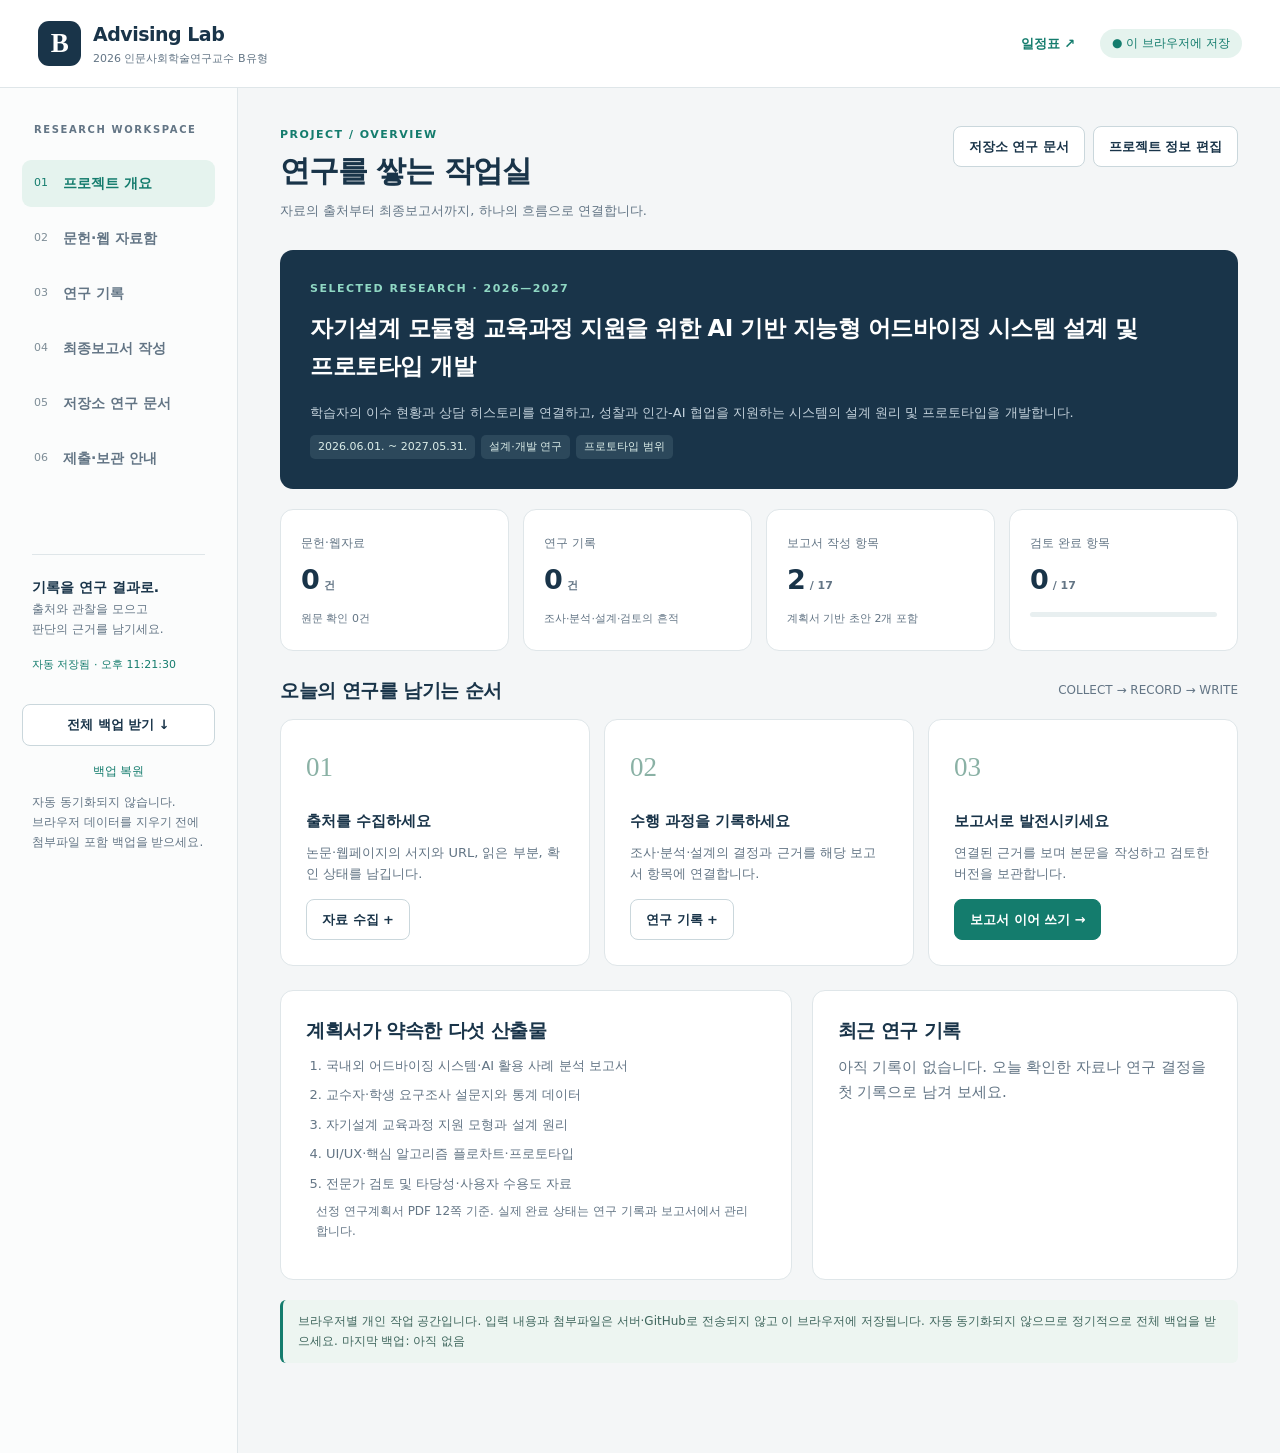
<file: research.html>
<!doctype html>
<html lang="ko">
<head>
  <meta charset="utf-8"><meta name="viewport" content="width=device-width,initial-scale=1">
  <title>연구 작업실 · 지능형 어드바이징 연구</title>
  <meta name="description" content="자료 수집부터 연구 기록, 최종보고서 초안까지 연결하는 연구 작업실">
  <link rel="stylesheet" href="research.css">
  <script src="research-schema.js" defer></script><script src="research-repository.js" defer></script><script src="research.js" defer></script>
</head>
<body>
<a class="skip" href="#content">본문으로 이동</a>
<header class="app-header"><a class="brand" href="research.html"><span class="brand-icon">B</span><span>Advising Lab<small>2026 인문사회학술연구교수 B유형</small></span></a><nav aria-label="프로젝트"><a href="index.html">일정표 ↗</a><span class="local-badge">● 이 브라우저에 저장</span></nav></header>
<div class="app-layout">
  <aside class="sidebar"><div class="sidebar-title">RESEARCH WORKSPACE</div><nav aria-label="연구 작업 메뉴" id="mainNav"><button data-view="home" class="active">01 <span>프로젝트 개요</span></button><button data-view="sources">02 <span>문헌·웹 자료함</span></button><button data-view="records">03 <span>연구 기록</span></button><button data-view="report">04 <span>최종보고서 작성</span></button><button data-view="repository">05 <span>저장소 연구 문서</span></button><button data-view="guide">06 <span>제출·보관 안내</span></button></nav><div class="sidebar-note"><b>기록을 연구 결과로.</b><p>출처와 관찰을 모으고<br>판단의 근거를 남기세요.</p><span id="saveState" role="status" aria-live="polite">저장소 여는 중…</span></div><button class="button full" id="backup">전체 백업 받기 ↓</button><button class="text-button full" id="restore">백업 복원</button><input id="restoreFile" type="file" accept=".json,application/json" hidden><p class="tiny">자동 동기화되지 않습니다.<br>브라우저 데이터를 지우기 전에<br>첨부파일 포함 백업을 받으세요.</p></aside>
  <main id="content" tabindex="-1"><div id="fatal" class="banner error" hidden></div><div id="viewRoot"><p>연구 작업실을 준비하고 있습니다.</p></div></main>
</div>
<div id="toast" class="toast" role="status" aria-live="polite" hidden></div>
<dialog id="editorDialog"><form id="entryForm"><div class="dialog-heading"><div><div class="eyebrow" id="dialogEyebrow">NEW ENTRY</div><h2 id="dialogTitle">기록 추가</h2></div><button type="button" class="icon-button" id="closeDialog" aria-label="닫기">×</button></div><div id="formFields"></div><div id="formError" class="banner error" role="alert" hidden></div><div class="dialog-actions"><button class="button" type="button" id="cancelDialog">취소</button><button class="button primary" type="submit" id="submitEntry">저장</button></div></form></dialog>
<dialog id="restoreDialog"><div class="dialog-heading"><h2>백업을 복원할까요?</h2></div><p id="restoreInfo"></p><p>현재 연구 기록과 보고서를 백업 내용으로 교체합니다. 먼저 현재 자료의 백업을 받는 것을 권합니다.</p><div class="dialog-actions"><button class="button" id="cancelRestore">취소</button><button class="button primary" id="confirmRestore">교체하여 복원</button></div></dialog>
<noscript>연구 작업실을 사용하려면 JavaScript를 허용해 주세요.</noscript>
</body></html>
</file>
<file: research.css>
:root{--ink:#193449;--muted:#637585;--teal:#147c6d;--teal-light:#e5f3ee;--bg:#f4f6f7;--line:#dfe6e9;--white:#fff;--gold:#9c6c21}*{box-sizing:border-box}body{margin:0;font-family:Pretendard,"Noto Sans KR",system-ui,sans-serif;color:var(--ink);background:var(--bg);font-size:15px;line-height:1.65}button,input,select,textarea{font:inherit}button,a,input,textarea,select{touch-action:manipulation}a{color:var(--teal);text-underline-offset:3px}button{cursor:pointer}button:disabled{cursor:wait;opacity:.6}button:focus-visible,a:focus-visible,input:focus-visible,textarea:focus-visible,select:focus-visible{outline:3px solid #3db59f;outline-offset:3px}[hidden]{display:none!important}.skip{position:fixed;top:-100px;background:white;padding:12px;z-index:10}.skip:focus{top:10px}.app-header{height:88px;border-bottom:1px solid var(--line);background:white;display:flex;align-items:center;justify-content:space-between;padding:0 38px;gap:20px}.brand{display:flex;gap:12px;align-items:center;color:var(--ink);text-decoration:none;font-weight:800;font-size:19px;letter-spacing:-.5px}.brand-icon{background:var(--ink);color:#fff;font-family:Georgia,serif;font-size:27px;width:43px;height:45px;display:grid;place-items:center;border-radius:11px}.brand small{display:block;font-size:11px;color:var(--muted);letter-spacing:0;font-weight:500}.app-header nav{display:flex;gap:25px;align-items:center;font-size:13px}.app-header nav a{font-weight:700;text-decoration:none}.local-badge{background:var(--teal-light);color:var(--teal);padding:5px 12px;border-radius:30px;font-size:12px}.app-layout{display:grid;grid-template-columns:238px minmax(0,1fr);max-width:1600px;margin:auto;min-height:calc(100vh - 88px)}.sidebar{background:#fbfcfc;border-right:1px solid var(--line);padding:34px 22px}.sidebar-title{font-size:10px;letter-spacing:1.6px;color:var(--muted);font-weight:800;margin:0 12px 21px}.sidebar nav{display:grid;gap:8px}.sidebar nav button{display:flex;gap:15px;align-items:center;padding:12px;border:0;border-radius:9px;background:transparent;text-align:left;color:#7e8d97;font-size:11px}.sidebar nav span{font-weight:650;color:var(--muted);font-size:14px}.sidebar nav button.active{background:var(--teal-light);color:var(--teal)}.sidebar nav button.active span{color:var(--teal)}.sidebar-note{margin:72px 10px 24px;padding-top:20px;border-top:1px solid var(--line)}.sidebar-note b{font-size:14px}.sidebar-note p,.tiny{font-size:12px;color:var(--muted)}#saveState{font-size:11px;color:var(--teal)}.full{width:100%;margin:4px 0}.tiny{padding:0 10px}main{padding:38px 42px 70px;min-width:0;max-width:1320px}.eyebrow{color:var(--teal);font-size:11px;letter-spacing:1.5px;font-weight:800}h1{font-size:30px;line-height:1.3;letter-spacing:-1px;margin:7px 0 10px}h2{font-size:19px;letter-spacing:-.5px;line-height:1.5;margin:0 0 10px}h3{font-size:15px;margin:0 0 8px}p{margin:0 0 12px}.muted{color:var(--muted)}.page-heading{display:flex;justify-content:space-between;gap:20px;align-items:flex-start;margin-bottom:28px}.page-heading p{color:var(--muted);font-size:13px;margin:0}.button{border:1px solid #cad7dc;background:white;color:var(--ink);font-size:13px;font-weight:700;padding:9px 15px;border-radius:8px;text-decoration:none;display:inline-block;white-space:nowrap}.button:hover{border-color:var(--teal);background:#f2f8f5}.button.primary{background:var(--ink);border-color:var(--ink);color:#fff}.button.teal{background:var(--teal);border-color:var(--teal);color:white}.text-button{border:0;background:transparent;color:var(--teal);font-size:12px;padding:8px}.danger{color:#a83e3e}.actions{display:flex;gap:8px;flex-wrap:wrap;align-items:center}.panel{border:1px solid var(--line);background:var(--white);padding:25px;border-radius:13px;margin-bottom:20px}.hero{background:var(--ink);color:white;padding:30px;border:0;position:relative;overflow:hidden}.hero .eyebrow{color:#90d8c4}.hero h2{font-size:23px;max-width:850px;line-height:1.65;margin:12px 0 16px;word-break:keep-all}.hero p{color:#c4d2dc;font-size:13px;max-width:820px}.chips{display:flex;gap:6px;flex-wrap:wrap}.chip{display:inline-block;border-radius:5px;background:var(--teal-light);color:var(--teal);padding:3px 8px;font-size:11px}.hero .chip{background:#2c485b;color:#dceee9}.stats{display:grid;grid-template-columns:repeat(4,1fr);gap:14px;margin-bottom:25px}.stat{padding:20px;margin:0}.stat span{color:var(--muted);font-size:12px}.stat strong{display:block;font-size:27px;font-weight:750;margin:3px 0}.stat small{font-size:11px;color:var(--muted)}.section-title{display:flex;justify-content:space-between;align-items:center;margin:24px 0 14px;gap:10px}.section-title h2{margin:0}.workflow{display:grid;grid-template-columns:repeat(3,1fr);gap:14px}.workflow .step-num{font-family:Georgia,serif;font-size:27px;color:#8ab1a5;display:block;margin-bottom:20px}.workflow p{font-size:13px;color:var(--muted);min-height:45px}.workflow .panel{margin:0}.grid-two{display:grid;grid-template-columns:1.2fr 1fr;gap:20px}.compact-list{margin:0;padding-left:20px;font-size:13px;color:var(--muted)}.compact-list li{margin:8px 0}.banner{background:#edf5f1;border-left:3px solid var(--teal);border-radius:6px;padding:12px 15px;font-size:12px;color:#3f665d;margin-bottom:20px}.banner.warn{background:#fcf7e9;color:#7a5d23;border-color:#bd934b}.banner.error{background:#fff1ef;color:#9a3535;border-color:#cf5e55}.toolbar{display:flex;gap:10px;margin:20px 0;flex-wrap:wrap}.toolbar input{flex:1;min-width:160px}.toolbar select{max-width:240px}input,select,textarea{border:1px solid #ced9df;border-radius:7px;padding:10px 12px;background:#fff;color:var(--ink);min-width:0;max-width:100%}textarea{width:100%;resize:vertical;line-height:1.8}input::placeholder,textarea::placeholder{color:#8b98a1}.list{display:grid;gap:12px}.entry{padding:21px 24px;margin:0}.entry h3{font-size:16px;overflow-wrap:anywhere}.entry p{font-size:13px;color:var(--muted)}.entry-head{display:flex;justify-content:space-between;gap:16px}.entry-meta{font-size:11px;color:var(--muted);margin:6px 0 10px}.entry-body{white-space:pre-wrap;overflow-wrap:anywhere;max-height:180px;overflow:auto;margin:12px 0;color:#425969;font-size:13px}.empty-state{text-align:center;padding:56px 20px;border:1px dashed #bcced2;border-radius:12px;background:#fafcfc}.empty-state strong{display:block;font-size:18px;margin-bottom:8px}.empty-state p{font-size:13px;color:var(--muted)}.report-layout{display:grid;grid-template-columns:235px minmax(0,1fr);gap:20px;align-items:start}.outline{padding:15px;position:sticky;top:16px}.outline-group{font-size:10px;color:var(--muted);font-weight:800;letter-spacing:.5px;margin:15px 6px 7px}.outline button{display:block;border:0;width:100%;text-align:left;background:none;font-size:12px;padding:8px;border-radius:6px;color:var(--muted)}.outline button.active{background:var(--teal-light);color:var(--teal);font-weight:750}.outline .dot{margin-right:7px;color:#a1afb5}.outline .dot.filled{color:var(--teal)}.report-editor{padding:25px}.report-editor label{display:block;font-size:12px;color:var(--muted);margin:15px 0 7px;font-weight:700}.report-editor textarea{min-height:370px;font-size:14px}.guide-box{background:#f4f7f8;padding:15px;border-radius:8px;font-size:12px;color:#526a78;margin:15px 0}.guide-box p:last-child{margin-bottom:0}.linked{margin-top:22px;border-top:1px solid var(--line);padding-top:18px}.linked-item{display:block;padding:8px 0;border-bottom:1px solid #edf0f1;font-size:12px;overflow-wrap:anywhere}.linked-item button{border:0;background:none;color:var(--teal);padding:0;text-align:left}.preview-section{break-inside:auto;margin:30px 0}.preview-section h2{border-bottom:1px solid var(--line);padding-bottom:8px}.prose{white-space:pre-wrap;overflow-wrap:anywhere;font-size:14px;line-height:1.9}.preview-section .prose{margin-bottom:15px}.preview-section .evidence-note{background:#f6f8f9;padding:12px;font-size:12px}.preview-cover{padding:20px 0 30px;border-bottom:2px solid var(--ink)}dialog{border:1px solid var(--line);border-radius:15px;max-width:760px;width:calc(100% - 28px);max-height:90vh;padding:28px;color:var(--ink)}dialog::backdrop{background:rgba(15,37,52,.45)}.dialog-heading{display:flex;justify-content:space-between;align-items:start;margin-bottom:18px}.dialog-heading h2{margin:4px 0}.icon-button{border:0;background:#edf2f3;border-radius:50%;width:32px;height:32px;font-size:22px}.form-grid{display:grid;grid-template-columns:1fr 1fr;gap:15px}.form-grid .wide{grid-column:1/-1}.field{display:flex;flex-direction:column;gap:5px;font-size:12px;font-weight:650}.field textarea{min-height:105px;font-size:13px}.field small{font-weight:400;color:var(--muted)}.dialog-actions{display:flex;justify-content:flex-end;gap:9px;margin-top:22px;padding-top:16px;border-top:1px solid var(--line)}.checklist{display:grid;grid-template-columns:1fr 1fr;gap:8px;padding:10px;background:#f5f8f8;border-radius:8px;max-height:190px;overflow:auto}.checklist label{display:flex;align-items:start;gap:7px;font-weight:400;font-size:11px}.checklist input{margin-top:5px;accent-color:var(--teal)}.file-row{display:flex;gap:10px;align-items:center;font-size:12px;flex-wrap:wrap;margin:7px 0;overflow-wrap:anywhere}.file-row span{flex:1}.toast{position:fixed;bottom:24px;right:24px;background:var(--ink);color:white;padding:12px 20px;border-radius:9px;box-shadow:0 8px 30px #192c3933;font-size:13px;max-width:calc(100vw - 40px);z-index:20}.resource{display:block;border-top:1px solid var(--line);padding:13px 0}.resource small{display:block;color:var(--muted)}.progress-track{height:5px;background:#e8eff0;border-radius:8px;margin-top:10px}.progress-track i{display:block;background:var(--teal);height:100%;border-radius:8px}.status-row{display:flex;align-items:center;justify-content:space-between;gap:10px}.file-list{margin-top:8px}.inline-label{font-size:12px;color:var(--muted)}
@media(max-width:1100px){main{padding:28px 25px}.app-layout{grid-template-columns:205px minmax(0,1fr)}.sidebar{padding:28px 15px}.report-layout{grid-template-columns:190px minmax(0,1fr)}.stats{grid-template-columns:repeat(2,1fr)}}
@media(max-width:760px){.app-header{height:auto;min-height:76px;padding:16px 18px;align-items:start}.app-header nav{gap:9px;flex-direction:column;align-items:flex-end}.brand{font-size:16px}.brand small{font-size:9px}.local-badge{font-size:10px;padding:3px 7px}.app-layout{display:block}.sidebar{padding:14px 16px;border-right:0;border-bottom:1px solid var(--line)}.sidebar-title,.sidebar-note,.sidebar>.tiny{display:none}.sidebar nav{display:flex;overflow-x:auto;gap:5px}.sidebar nav button{white-space:nowrap;padding:9px;font-size:9px;gap:6px}.sidebar nav span{font-size:12px}.sidebar>.button,.sidebar>.text-button{width:auto;margin:12px 5px 0 0;font-size:11px;padding:6px 10px}main{padding:25px 16px 50px}h1{font-size:25px}.page-heading{flex-wrap:wrap;gap:14px}.hero{padding:23px}.hero h2{font-size:19px}.stats{gap:10px}.stat{padding:15px}.stat strong{font-size:23px}.workflow,.grid-two{grid-template-columns:1fr}.workflow .step-num{margin-bottom:8px}.workflow p{min-height:0}.panel{padding:20px}.report-layout{grid-template-columns:1fr}.outline{position:static;max-height:240px;overflow:auto}.report-editor{padding:18px}.entry-head{flex-direction:column;gap:7px}.form-grid{grid-template-columns:1fr}.checklist{grid-template-columns:1fr}.entry{padding:18px}.toolbar select{max-width:100%}dialog{padding:20px}.prose{font-size:13px}.button{white-space:normal}}
@media print{body{background:white}.app-header,.sidebar,.page-heading,.banner,.no-print,#toast{display:none!important}.app-layout{display:block}main{padding:0;max-width:none}#viewRoot>.panel{border:0;padding:0}.preview-cover{break-after:page}.preview-section h2{break-after:avoid}.preview-section a{color:inherit}a{overflow-wrap:anywhere}@page{size:A4;margin:20mm}}

.repository-document{overflow-wrap:anywhere}.repository-document h2{font-size:21px;margin:24px 0 16px}.repository-document h3{font-size:16px;margin:24px 0 12px}.repository-document h4{font-size:14px;margin:20px 0 10px}.repository-document p{font-size:13px;white-space:pre-wrap;color:#425969;line-height:1.9}
.repository-document { min-width: 0; overflow-wrap: anywhere; }
</file>
